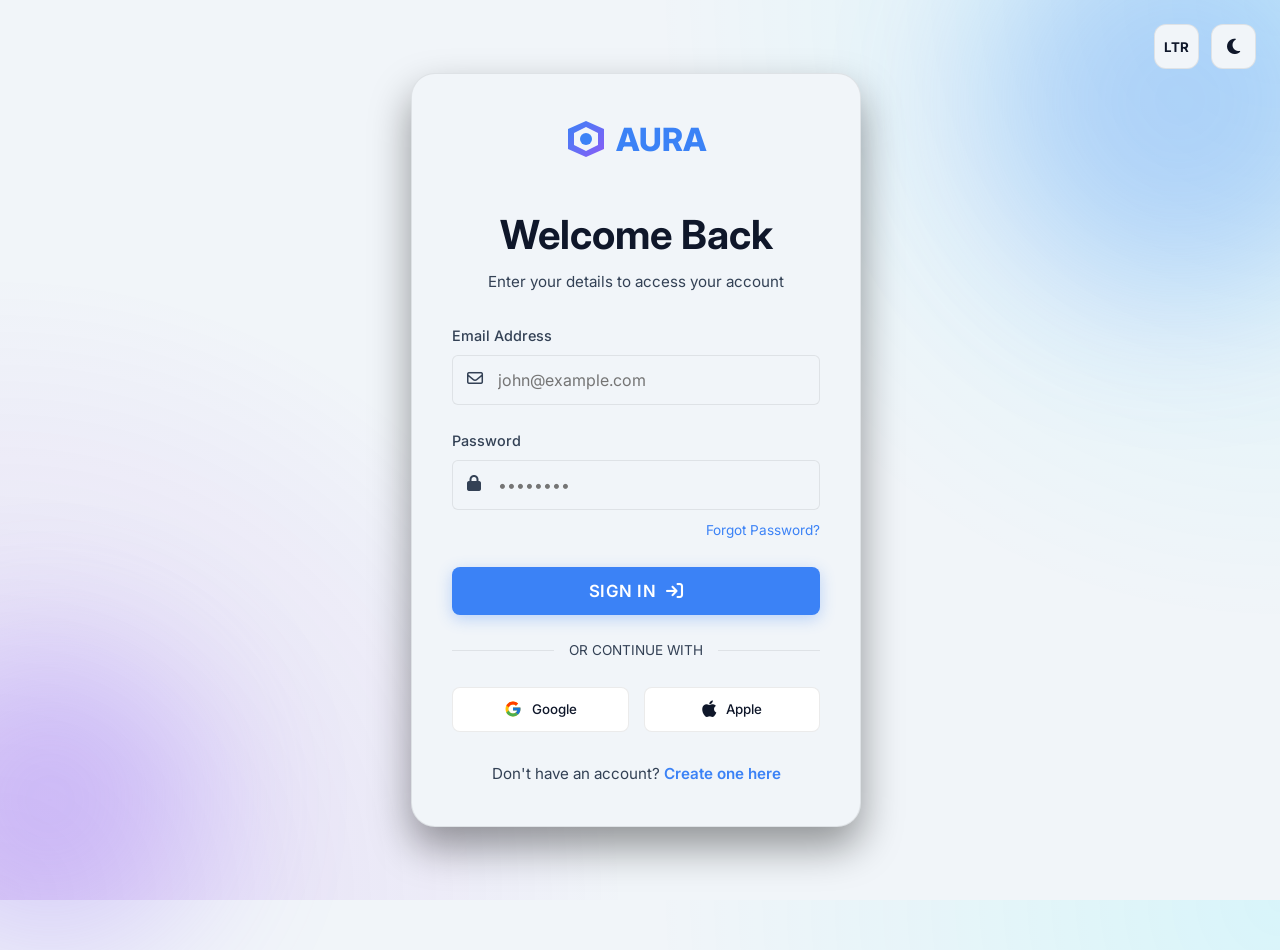
<file: login.html>
<!DOCTYPE html>
<html lang="en">

<head>
    <meta charset="UTF-8">
    <meta name="viewport" content="width=device-width, initial-scale=1.0">
    <title>AURA | Login</title>
    <link rel="icon"
        href="data:image/svg+xml,%3Csvg xmlns='http://www.w3.org/2000/svg' viewBox='0 0 100 100'%3E%3Cdefs%3E%3ClinearGradient id='g' x1='0%25' y1='0%25' x2='100%25' y2='100%25'%3E%3Cstop offset='0%25' stop-color='%2300f0ff'/%3E%3Cstop offset='100%25' stop-color='%238a2be2'/%3E%3C/linearGradient%3E%3C/defs%3E%3Cpath d='M50 5 L95 25 L95 75 L50 95 L5 75 L5 25 Z' fill='url(%23g)'/%3E%3Cpath d='M50 20 L80 35 L80 65 L50 80 L20 65 L20 35 Z' fill='%230f172a'/%3E%3Ccircle cx='50' cy='50' r='15' fill='%2300f0ff'/%3E%3C/svg%3E">
    <link rel="stylesheet" href="https://cdnjs.cloudflare.com/ajax/libs/font-awesome/6.4.0/css/all.min.css">
    <link rel="stylesheet" href="css/style.css">
    <script>
        (function () {
            const savedTheme = localStorage.getItem('theme');
            const systemTheme = window.matchMedia('(prefers-color-scheme: dark)').matches ? 'dark' : 'light';
            document.documentElement.setAttribute('data-theme', savedTheme || systemTheme);
        })();
    </script>
    <style>
        /* Strict Rules: Centered form, no scrolling, no nav, no footer */
        html {
            overflow-x: hidden;
        }

        body {
            margin: 0;
            padding: 0;
            min-height: 100vh;
            display: flex;
            align-items: center;
            justify-content: center;
            background: radial-gradient(circle at top right, rgba(0, 240, 255, 0.1), transparent 40%),
                radial-gradient(circle at bottom left, rgba(138, 43, 226, 0.15), transparent 40%),
                var(--bg-dark);
            overflow-x: hidden;
            /* Prevent decorative shapes from causing scroll */
        }

        .auth-container {
            width: 100%;
            max-width: 450px;
            padding: 40px;
            background: var(--bg-surface-elevated);
            border: 1px solid var(--border-subtle);
            border-radius: 24px;
            box-shadow: 0 20px 40px rgba(0, 0, 0, 0.4);
            position: relative;
            z-index: 10;
        }

        .auth-controls {
            position: fixed;
            top: 24px;
            right: 24px;
            display: flex;
            gap: 12px;
            z-index: 1000;
        }

        .auth-control-btn {
            background: var(--bg-surface-elevated);
            border: 1px solid var(--border-subtle);
            color: var(--text-main);
            width: 45px;
            height: 45px;
            border-radius: 12px; /* Match standard card radius feels */
            cursor: pointer;
            display: flex;
            align-items: center;
            justify-content: center;
            transition: all var(--transition-fast);
            font-family: inherit;
        }

        .auth-control-btn:hover {
            background: var(--bg-surface);
            border-color: var(--primary-blue);
            transform: translateY(-2px);
            box-shadow: var(--shadow-glow);
        }

        .auth-control-btn i {
            font-size: 1.1rem;
        }

        .auth-control-btn.rtl-active {
            border-color: var(--primary-blue);
            color: var(--primary-blue);
        }

        .auth-brand {
            display: flex;
            justify-content: center;
            margin-bottom: 30px;
        }

        .auth-brand .brand {
            font-size: 2rem;
        }

        .auth-title {
            text-align: center;
            margin-bottom: 30px;
        }

        .auth-title h2 {
            margin-bottom: 10px;
        }

        .auth-title p {
            color: var(--text-muted);
            font-size: 0.95rem;
        }

        .forgot-password {
            display: block;
            text-align: right;
            margin-top: 10px;
            font-size: 0.85rem;
            color: var(--primary-blue);
            text-decoration: none;
        }

        .forgot-password:hover {
            text-decoration: underline;
        }

        .auth-separator {
            display: flex;
            align-items: center;
            text-align: center;
            margin: 25px 0;
            color: var(--text-muted);
            font-size: 0.85rem;
        }

        .auth-separator::before,
        .auth-separator::after {
            content: '';
            flex: 1;
            border-bottom: 1px solid var(--border-subtle);
        }

        .auth-separator:not(:empty)::before {
            margin-right: 15px;
        }

        .auth-separator:not(:empty)::after {
            margin-left: 15px;
        }

        .social-login-btn {
            display: flex;
            align-items: center;
            justify-content: center;
            gap: 10px;
            width: 100%;
            padding: 12px;
            font-weight: 500;
            cursor: pointer;
            transition: all var(--transition-fast);
            border-radius: 8px;
        }



        .auth-footer {
            text-align: center;
            margin-top: 30px;
            font-size: 0.95rem;
            color: var(--text-muted);
        }

        .auth-footer a {
            color: var(--primary-blue);
            font-weight: 600;
            text-decoration: none;
        }

        /* Abstract Background Elements */
        .bg-shape {
            position: absolute;
            border-radius: 50%;
            filter: blur(80px);
            z-index: 1;
            opacity: 0.3;
        }

        .shape-1 {
            width: 400px;
            height: 400px;
            background: var(--primary-blue);
            top: -100px;
            right: -100px;
        }

        .shape-2 {
            width: 300px;
            height: 300px;
            background: var(--secondary-purple);
            bottom: -50px;
            left: -100px;
        }

        /* Ensure no scroll on desktop, but allow on very small heights */
        @media (max-height: 650px) {
            body {
                overflow-y: auto;
                padding: 20px;
            }
            .auth-container {
                margin: 20px 0;
            }
        }

        @media (max-width: 768px) {
            html, body {
                overflow-x: hidden !important;
                width: 100vw;
            }

            .bg-shape {
                display: none !important;
            }

            .auth-container {
                padding: 40px 20px;
                border: 1px solid var(--border-subtle);
                border-radius: 20px;
                max-width: calc(100% - 30px) !important;
                margin: 0 auto !important;
                position: relative !important;
                box-sizing: border-box !important;
            }

            .auth-brand .brand {
                font-size: 1.5rem;
            }

            .auth-title h2 {
                font-size: 1.25rem;
            }

            .auth-title p {
                font-size: 0.85rem;
            }

            .form-control {
                padding: 12px 18px;
                font-size: 0.95rem;
            }

            .btn-full {
                padding: 12px !important;
                font-size: 0.95rem !important;
            }

            .auth-controls {
                position: fixed !important;
                top: 15px !important;
                right: 15px !important;
                gap: 8px;
            }

            .auth-control-btn {
                width: 38px;
                height: 38px;
                border-radius: 10px;
            }

            .grid.grid-2 {
                grid-template-columns: 1fr;
                gap: 15px !important;
            }
        }
    </style>
    <script>
        document.addEventListener('DOMContentLoaded', () => {
            const themeToggle = document.getElementById('theme-toggle');
            const rtlBtn = document.getElementById('rtl-btn');
            
            // Theme Toggle Logic
            themeToggle.addEventListener('click', () => {
                const current = document.documentElement.getAttribute('data-theme');
                const next = current === 'dark' ? 'light' : 'dark';
                document.documentElement.setAttribute('data-theme', next);
                localStorage.setItem('theme', next);
            });

            // RTL Toggle Logic
                const updateRTL = (isRTL) => {
                    document.documentElement.setAttribute('dir', isRTL ? 'rtl' : 'ltr');
                    if (isRTL) {
                        rtlBtn.classList.add('rtl-active');
                    } else {
                        rtlBtn.classList.remove('rtl-active');
                    }
                    
                    const rtlLabel = rtlBtn.querySelector('#rtl-label') || rtlBtn.querySelector('span');
                    if (rtlLabel) {
                        rtlLabel.textContent = isRTL ? 'RTL' : 'LTR';
                    }
                    
                    localStorage.setItem('rtl', isRTL ? 'true' : 'false');
                };

            const savedRTL = localStorage.getItem('rtl') === 'true';
            updateRTL(savedRTL);

            rtlBtn.addEventListener('click', () => {
                const isRTL = document.documentElement.getAttribute('dir') === 'rtl';
                updateRTL(!isRTL);
            });
        });
    </script>
</head>

<body>

    <div class="bg-shape shape-1"></div>
    <div class="bg-shape shape-2"></div>
    <div class="auth-controls">
        <button id="rtl-btn" class="auth-control-btn" title="Toggle RTL/LTR Mode">
            <span id="rtl-label" style="font-weight: 700;">LTR</span>
        </button>
        <button id="theme-toggle" class="auth-control-btn" title="Toggle Dark/Light Mode">
            <i class="fa-solid fa-moon"></i>
        </button>
    </div>
    <div class="auth-container">
        <!-- Clickable Logo -->
        <div class="auth-brand">
            <a href="index.html" class="brand"
                style="justify-content: center; display: flex; align-items: center; gap: 10px; margin-bottom: 15px;">
                <svg width="40" height="40" viewBox="0 0 100 100" fill="none" xmlns="http://www.w3.org/2000/svg">
                    <path d="M50 5 L95 25 L95 75 L50 95 L5 75 L5 25 Z" fill="url(#grad1)" />
                    <path d="M50 20 L80 35 L80 65 L50 80 L20 65 L20 35 Z" fill="var(--bg-dark)" />
                    <circle cx="50" cy="50" r="15" fill="var(--primary-blue)" />
                    <defs>
                        <linearGradient id="grad1" x1="0%" y1="0%" x2="100%" y2="100%">
                            <stop offset="0%" stop-color="var(--primary-blue)" />
                            <stop offset="100%" stop-color="var(--secondary-purple)" />
                        </linearGradient>
                    </defs>
                </svg>
                <span>AURA</span>
            </a>
        </div>

        <div class="auth-title">
            <h2>Welcome Back</h2>
            <p>Enter your details to access your account</p>
        </div>

        <form action="user-dashboard.html">
            <div class="form-group">
                <label>Email Address</label>
                <div style="position: relative;">
                    <i class="fa-regular fa-envelope"
                        style="position: absolute; left: 15px; top: 15px; color: var(--text-muted);"></i>
                    <input type="email" class="form-control" placeholder="john@example.com" required
                        style="padding-left: 45px;">
                </div>
            </div>

            <div class="form-group" style="margin-bottom: 5px;">
                <label>Password</label>
                <div style="position: relative;">
                    <i class="fa-solid fa-lock"
                        style="position: absolute; left: 15px; top: 15px; color: var(--text-muted);"></i>
                    <input type="password" class="form-control" placeholder="••••••••" required
                        style="padding-left: 45px;">
                </div>
            </div>

            <!-- Forgot password below password field -->
            <a href="#" class="forgot-password">Forgot Password?</a>

            <button type="submit" class="btn btn-primary btn-full"
                style="margin-top: 25px; padding: 14px; font-size: 1.05rem;">
                Sign In <i class="fa-solid fa-arrow-right-to-bracket"></i>
            </button>
        </form>

        <div class="auth-separator">OR CONTINUE WITH</div>

        <div class="grid grid-2" style="gap: 15px;">
            <button class="social-login-btn btn-social">
                <svg width="18" height="18" viewBox="0 0 48 48">
                    <path fill="#FFC107" d="M43.611,20.083H42V20H24v8h11.303c-1.649,4.657-6.08,8-11.303,8c-6.627,0-12-5.373-12-12c0-6.627,5.373-12,12-12c3.059,0,5.842,1.154,7.961,3.039l5.657-5.657C34.046,6.053,29.268,4,24,4C12.955,4,4,12.955,4,24s8.955,20,20,20s20-8.955,20-20C44,22.659,43.862,21.35,43.611,20.083z"></path>
                    <path fill="#FF3D00" d="M6.306,14.691l6.571,4.819C14.655,15.108,18.961,12,24,12c3.059,0,5.842,1.154,7.961,3.039l5.657-5.657C34.046,6.053,29.268,4,24,4C16.318,4,9.656,8.337,6.306,14.691z"></path>
                    <path fill="#4CAF50" d="M24,44c5.166,0,9.86-1.977,13.409-5.192l-6.19-5.238C29.211,35.091,26.715,36,24,36c-5.202,0-9.619-3.317-11.283-7.946l-6.522,5.025C9.505,39.556,16.227,44,24,44z"></path>
                    <path fill="#1976D2" d="M43.611,20.083L43.611,20.083L42,20H24v8h11.303c-0.792,2.237-2.231,4.166-4.087,5.571c0.001-0.001,0.002-0.001,0.003-0.002l6.19,5.238C36.971,39.205,44,34,44,24C44,22.659,43.862,21.35,43.611,20.083z"></path>
                </svg>
                Google
            </button>
            <button class="social-login-btn btn-social">
                <i class="fa-brands fa-apple" style="font-size: 1.2rem;"></i> Apple
            </button>
        </div>

        <div class="auth-footer">
            Don't have an account? <a href="signup.html">Create one here</a>
        </div>
    </div>
</body>

</html>
</file>
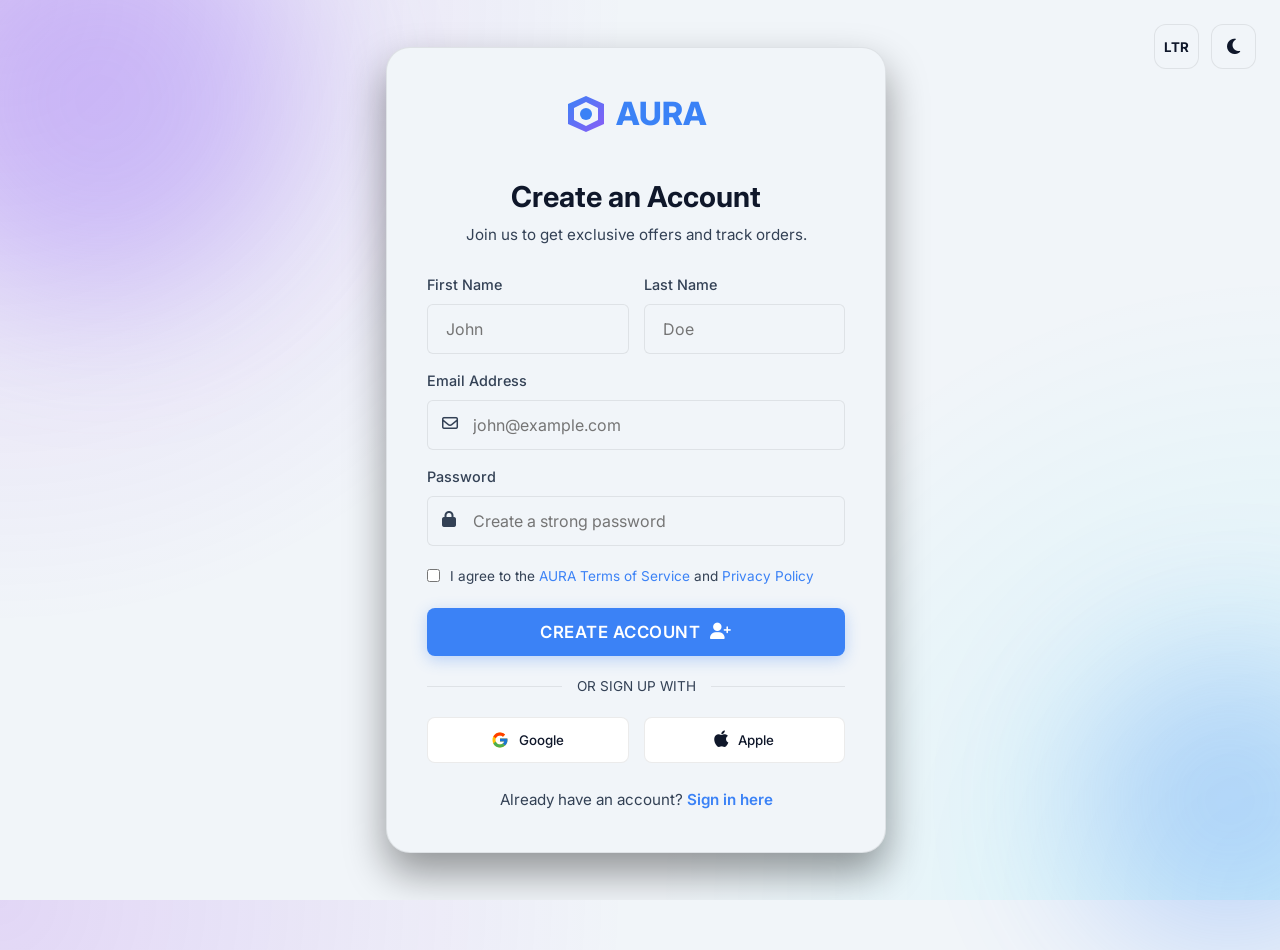
<file: signup.html>
<!DOCTYPE html>
<html lang="en">

<head>
    <meta charset="UTF-8">
    <meta name="viewport" content="width=device-width, initial-scale=1.0">
    <title>AURA | Create Account</title>
    <link rel="icon"
        href="data:image/svg+xml,%3Csvg xmlns='http://www.w3.org/2000/svg' viewBox='0 0 100 100'%3E%3Cdefs%3E%3ClinearGradient id='g' x1='0%25' y1='0%25' x2='100%25' y2='100%25'%3E%3Cstop offset='0%25' stop-color='%2300f0ff'/%3E%3Cstop offset='100%25' stop-color='%238a2be2'/%3E%3C/linearGradient%3E%3C/defs%3E%3Cpath d='M50 5 L95 25 L95 75 L50 95 L5 75 L5 25 Z' fill='url(%23g)'/%3E%3Cpath d='M50 20 L80 35 L80 65 L50 80 L20 65 L20 35 Z' fill='%230f172a'/%3E%3Ccircle cx='50' cy='50' r='15' fill='%2300f0ff'/%3E%3C/svg%3E">
    <link rel="stylesheet" href="https://cdnjs.cloudflare.com/ajax/libs/font-awesome/6.4.0/css/all.min.css">
    <link rel="stylesheet" href="css/style.css">
    <script>
        (function () {
            const savedTheme = localStorage.getItem('theme');
            const systemTheme = window.matchMedia('(prefers-color-scheme: dark)').matches ? 'dark' : 'light';
            document.documentElement.setAttribute('data-theme', savedTheme || systemTheme);
        })();
    </script>
    <style>
        /* Strict Rules: Centered form, no scrolling, no nav, no footer */
        html {
            overflow-x: hidden;
        }

        body {
            margin: 0;
            padding: 0;
            min-height: 100vh;
            display: flex;
            align-items: center;
            justify-content: center;
            background: radial-gradient(circle at top left, rgba(138, 43, 226, 0.15), transparent 40%),
                radial-gradient(circle at bottom right, rgba(0, 240, 255, 0.1), transparent 40%),
                var(--bg-dark);
            overflow-x: hidden;
            /* Prevent decorative shapes from causing scroll */
        }

        .auth-container {
            width: 100%;
            max-width: 500px;
            padding: 40px;
            background: var(--bg-surface-elevated);
            border: 1px solid var(--border-subtle);
            border-radius: 24px;
            box-shadow: 0 20px 40px rgba(0, 0, 0, 0.4);
            position: relative;
            z-index: 10;
        }

        .auth-controls {
            position: fixed;
            top: 24px;
            right: 24px;
            display: flex;
            gap: 12px;
            z-index: 1000;
        }

        .auth-control-btn {
            background: var(--bg-surface-elevated);
            border: 1px solid var(--border-subtle);
            color: var(--text-main);
            width: 45px;
            height: 45px;
            border-radius: 12px;
            cursor: pointer;
            display: flex;
            align-items: center;
            justify-content: center;
            transition: all var(--transition-fast);
            font-family: inherit;
        }

        .auth-control-btn:hover {
            background: var(--bg-surface);
            border-color: var(--primary-blue);
            transform: translateY(-2px);
            box-shadow: var(--shadow-glow);
        }

        .auth-control-btn i {
            font-size: 1.1rem;
        }

        .auth-control-btn.rtl-active {
            border-color: var(--primary-blue);
            color: var(--primary-blue);
        }

        .auth-brand {
            display: flex;
            justify-content: center;
            margin-bottom: 25px;
        }

        .auth-brand .brand {
            font-size: 2rem;
        }

        .auth-title {
            text-align: center;
            margin-bottom: 25px;
        }

        .auth-title h2 {
            margin-bottom: 8px;
            font-size: 1.8rem;
        }

        .auth-title p {
            color: var(--text-muted);
            font-size: 0.95rem;
        }

        .auth-separator {
            display: flex;
            align-items: center;
            text-align: center;
            margin: 20px 0;
            color: var(--text-muted);
            font-size: 0.85rem;
        }

        .auth-separator::before,
        .auth-separator::after {
            content: '';
            flex: 1;
            border-bottom: 1px solid var(--border-subtle);
        }

        .auth-separator:not(:empty)::before {
            margin-right: 15px;
        }

        .auth-separator:not(:empty)::after {
            margin-left: 15px;
        }

        .social-login-btn {
            display: flex;
            align-items: center;
            justify-content: center;
            gap: 10px;
            width: 100%;
            padding: 12px;
            font-weight: 500;
            cursor: pointer;
            transition: all var(--transition-fast);
            border-radius: 8px;
        }



        .auth-footer {
            text-align: center;
            margin-top: 25px;
            font-size: 0.95rem;
            color: var(--text-muted);
        }

        .auth-footer a {
            color: var(--primary-blue);
            font-weight: 600;
            text-decoration: none;
        }

        /* Abstract Background Elements */
        .bg-shape {
            position: absolute;
            border-radius: 50%;
            filter: blur(80px);
            z-index: 1;
            opacity: 0.3;
        }

        .shape-1 {
            width: 400px;
            height: 400px;
            background: var(--secondary-purple);
            top: -100px;
            left: -100px;
        }

        .shape-2 {
            width: 300px;
            height: 300px;
            background: var(--primary-blue);
            bottom: -50px;
            right: -100px;
        }

        /* Checkbox styling */
        .terms-checkbox {
            display: flex;
            align-items: flex-start;
            gap: 10px;
            margin: 20px 0;
            font-size: 0.85rem;
            color: var(--text-muted);
        }

        .terms-checkbox a {
            color: var(--primary-blue);
            text-decoration: none;
        }

        .terms-checkbox a:hover {
            text-decoration: underline;
        }

        .terms-checkbox input[type="checkbox"] {
            margin-top: 3px;
            accent-color: var(--primary-blue);
        }

        @media (max-height: 750px) {
            body {
                overflow-y: auto;
                padding: 20px;
            }
            .auth-container {
                margin: 20px 0;
            }
        }

        @media (max-width: 768px) {
            html, body {
                overflow-x: hidden !important;
                width: 100vw;
            }

            .bg-shape {
                display: none !important;
            }

            .auth-container {
                padding: 40px 20px;
                border: 1px solid var(--border-subtle);
                border-radius: 20px;
                max-width: calc(100% - 30px) !important;
                margin: 0 auto !important;
                position: relative !important;
                box-sizing: border-box !important;
            }

            .auth-brand .brand {
                font-size: 1.5rem;
            }

            .auth-title h2 {
                font-size: 1.3rem;
            }

            .auth-title p {
                font-size: 0.85rem;
            }

            .form-control {
                padding: 12px 18px;
                font-size: 0.95rem;
            }

            .btn-full {
                padding: 12px !important;
                font-size: 0.95rem !important;
            }

            .auth-controls {
                position: fixed !important;
                top: 15px !important;
                right: 15px !important;
                gap: 8px;
            }

            .auth-control-btn {
                width: 38px;
                height: 38px;
                border-radius: 10px;
            }

            .grid.grid-2 {
                grid-template-columns: 1fr;
                gap: 15px !important;
            }

            .terms-checkbox {
                font-size: 0.8rem;
            }
        }
    </style>
    <script>
        document.addEventListener('DOMContentLoaded', () => {
            const themeToggle = document.getElementById('theme-toggle');
            const rtlBtn = document.getElementById('rtl-btn');
            
            // Theme Toggle Logic
            themeToggle.addEventListener('click', () => {
                const current = document.documentElement.getAttribute('data-theme');
                const next = current === 'dark' ? 'light' : 'dark';
                document.documentElement.setAttribute('data-theme', next);
                localStorage.setItem('theme', next);
            });

            // RTL Toggle Logic
            const updateRTL = (isRTL) => {
                document.documentElement.setAttribute('dir', isRTL ? 'rtl' : 'ltr');
                if (isRTL) {
                    rtlBtn.classList.add('rtl-active');
                } else {
                    rtlBtn.classList.remove('rtl-active');
                }

                const rtlLabel = rtlBtn.querySelector('#rtl-label') || rtlBtn.querySelector('span');
                if (rtlLabel) {
                    rtlLabel.textContent = isRTL ? 'RTL' : 'LTR';
                }

                localStorage.setItem('rtl', isRTL ? 'true' : 'false');
            };

            const savedRTL = localStorage.getItem('rtl') === 'true';
            updateRTL(savedRTL);

            rtlBtn.addEventListener('click', () => {
                const isRTL = document.documentElement.getAttribute('dir') === 'rtl';
                updateRTL(!isRTL);
            });
        });
    </script>
</head>

<body>
    <div class="bg-shape shape-1"></div>
    <div class="bg-shape shape-2"></div>
    <div class="auth-controls">
        <button id="rtl-btn" class="auth-control-btn" title="Toggle RTL/LTR Mode">
            <span id="rtl-label" style="font-weight: 700;">LTR</span>
        </button>
        <button id="theme-toggle" class="auth-control-btn" title="Toggle Dark/Light Mode">
            <i class="fa-solid fa-moon"></i>
        </button>
    </div>
    <div class="auth-container">
        <!-- Clickable Logo -->
        <div class="auth-brand">
            <a href="index.html" class="brand"
                style="justify-content: center; display: flex; align-items: center; gap: 10px; margin-bottom: 15px;">
                <svg width="40" height="40" viewBox="0 0 100 100" fill="none" xmlns="http://www.w3.org/2000/svg">
                    <path d="M50 5 L95 25 L95 75 L50 95 L5 75 L5 25 Z" fill="url(#grad1)" />
                    <path d="M50 20 L80 35 L80 65 L50 80 L20 65 L20 35 Z" fill="var(--bg-dark)" />
                    <circle cx="50" cy="50" r="15" fill="var(--primary-blue)" />
                    <defs>
                        <linearGradient id="grad1" x1="0%" y1="0%" x2="100%" y2="100%">
                            <stop offset="0%" stop-color="var(--primary-blue)" />
                            <stop offset="100%" stop-color="var(--secondary-purple)" />
                        </linearGradient>
                    </defs>
                </svg>
                <span>AURA</span>
            </a>
        </div>

        <div class="auth-title">
            <h2>Create an Account</h2>
            <p>Join us to get exclusive offers and track orders.</p>
        </div>

        <form action="user-dashboard.html">
            <div class="grid grid-2" style="gap: 15px;">
                <div class="form-group" style="margin-bottom: 0;">
                    <label>First Name</label>
                    <input type="text" class="form-control" placeholder="John" required>
                </div>
                <div class="form-group" style="margin-bottom: 0;">
                    <label>Last Name</label>
                    <input type="text" class="form-control" placeholder="Doe" required>
                </div>
            </div>

            <div class="form-group" style="margin-top: 15px; margin-bottom: 0;">
                <label>Email Address</label>
                <div style="position: relative;">
                    <i class="fa-regular fa-envelope"
                        style="position: absolute; left: 15px; top: 15px; color: var(--text-muted);"></i>
                    <input type="email" class="form-control" placeholder="john@example.com" required
                        style="padding-left: 45px;">
                </div>
            </div>

            <div class="form-group" style="margin-top: 15px; margin-bottom: 0;">
                <label>Password</label>
                <div style="position: relative;">
                    <i class="fa-solid fa-lock"
                        style="position: absolute; left: 15px; top: 15px; color: var(--text-muted);"></i>
                    <input type="password" class="form-control" placeholder="Create a strong password" required
                        style="padding-left: 45px;">
                </div>
            </div>

            <label class="terms-checkbox">
                <input type="checkbox" required>
                <span class="text-muted">I agree to the <a href="#" style="color: var(--primary-blue);">AURA
                        Terms of Service</a> and <a href="#" style="color: var(--primary-blue);">Privacy
                        Policy</a></span>
            </label>

            <button type="submit" class="btn btn-primary btn-full" style="padding: 14px; font-size: 1.05rem;">
                Create Account <i class="fa-solid fa-user-plus"></i>
            </button>
        </form>

        <div class="auth-separator">OR SIGN UP WITH</div>

        <div class="grid grid-2" style="gap: 15px;">
            <button class="social-login-btn btn-social">
                <svg width="18" height="18" viewBox="0 0 48 48">
                    <path fill="#FFC107" d="M43.611,20.083H42V20H24v8h11.303c-1.649,4.657-6.08,8-11.303,8c-6.627,0-12-5.373-12-12c0-6.627,5.373-12,12-12c3.059,0,5.842,1.154,7.961,3.039l5.657-5.657C34.046,6.053,29.268,4,24,4C12.955,4,4,12.955,4,24s8.955,20,20,20s20-8.955,20-20C44,22.659,43.862,21.35,43.611,20.083z"></path>
                    <path fill="#FF3D00" d="M6.306,14.691l6.571,4.819C14.655,15.108,18.961,12,24,12c3.059,0,5.842,1.154,7.961,3.039l5.657-5.657C34.046,6.053,29.268,4,24,4C16.318,4,9.656,8.337,6.306,14.691z"></path>
                    <path fill="#4CAF50" d="M24,44c5.166,0,9.86-1.977,13.409-5.192l-6.19-5.238C29.211,35.091,26.715,36,24,36c-5.202,0-9.619-3.317-11.283-7.946l-6.522,5.025C9.505,39.556,16.227,44,24,44z"></path>
                    <path fill="#1976D2" d="M43.611,20.083L43.611,20.083L42,20H24v8h11.303c-0.792,2.237-2.231,4.166-4.087,5.571c0.001-0.001,0.002-0.001,0.003-0.002l6.19,5.238C36.971,39.205,44,34,44,24C44,22.659,43.862,21.35,43.611,20.083z"></path>
                </svg>
                Google
            </button>
            <button class="social-login-btn btn-social">
                <i class="fa-brands fa-apple" style="font-size: 1.2rem;"></i> Apple
            </button>
        </div>

        <div class="auth-footer">
            Already have an account? <a href="login.html">Sign in here</a>
        </div>
    </div>
</body>
</html>
</file>
<file: css/style.css>
/* ==========================================================================
   Electronics E-commerce - Modern Tech Theme
   ========================================================================== */

@import url('https://fonts.googleapis.com/css2?family=Inter:wght@300;400;500;600;700;800&display=swap');

:root {
  /* Dynamic Color Palette - Modernized */
  --bg-dark: #0f1115;
  --bg-surface: #1a1d24;
  --bg-surface-elevated: #232730;

  --primary-blue: #3b82f6;
  /* Modern solid blue */
  --primary-blue-hover: #2563eb;
  --secondary-purple: #8b5cf6;
  /* Modern elegant purple */

  --text-main: #f8fafc;
  --text-muted: #94a3b8;

  --border-subtle: rgba(255, 255, 255, 0.06);
  --border-focus: rgba(59, 130, 246, 0.5);

  --glass-bg: rgba(26, 29, 36, 0.65);
  --glass-border: rgba(255, 255, 255, 0.08);

  /* Status Colors */
  --sale-red: #ef4444;
  --success-green: #10b981;
  --rating-yellow: #fbbf24;

  /* Typography */
  --font-family: 'Inter', sans-serif;

  /* Transitions */
  --transition-fast: 0.2s ease;
  --transition-normal: 0.3s ease;
  --transition-bounce: 0.4s cubic-bezier(0.175, 0.885, 0.32, 1.275);

  /* Layout */
  --container-max: 1280px;
  --nav-height: 70px;
  --sidebar-width: 260px;
  --nav-bg: rgba(10, 12, 16, 0.85);
  --nav-bg-solid: rgba(10, 12, 16, 0.98);

  /* Shadows */
  --shadow-glow: 0 0 20px rgba(59, 130, 246, 0.25);
  --shadow-card: 0 10px 40px rgba(0, 0, 0, 0.5);
}

/* Light Mode Overrides */
[data-theme="light"] {
  --bg-surface: #ffffff;
  --bg-surface-elevated: #f1f5f9;
  --text-main: #0f172a;
  --text-muted: #334155; /* Darkened for better contrast in Light Mode */
  --border-subtle: rgba(0, 0, 0, 0.08);
  --bg-dark: #f1f5f9; /* Slightly different for better depth */
}

/* Custom Premium Scrollbar */
::-webkit-scrollbar {
  width: 8px;
  height: 8px;
}

::-webkit-scrollbar-track {
  background: var(--bg-dark);
}

::-webkit-scrollbar-thumb {
  background: var(--border-subtle);
  border-radius: 10px;
}

::-webkit-scrollbar-thumb:hover {
  background: var(--text-muted);
}

[data-theme="light"] {
  --glass-bg: rgba(255, 255, 255, 0.7);
  --glass-border: rgba(0, 0, 0, 0.1);
  --shadow-card: 0 10px 40px rgba(0, 0, 0, 0.05);
  --nav-bg: rgba(255, 255, 255, 0.8);
  --nav-bg-solid: rgba(255, 255, 255, 0.98);
}

/* Theme Transition Prevention (to avoid flash during JS mount) */
.no-transition, .no-transition * {
  transition: none !important;
}

/* ==========================================================================
   Reset & Base
   ========================================================================== */
*,
*::before,
*::after {
  box-sizing: border-box;
  margin: 0;
  padding: 0;
}

body {
  font-family: var(--font-family);
  background-color: var(--bg-dark);
  color: var(--text-main);
  line-height: 1.6;
  overflow-x: hidden;
  -webkit-font-smoothing: antialiased;
  /* Point 2: Fix scrollbar overlap */
  scrollbar-gutter: stable;
  transition: background-color 0.3s ease, color 0.3s ease, border-color 0.3s ease;
}



img {
  max-width: 100%;
  display: block;
  object-fit: cover;
}

a {
  color: inherit;
  text-decoration: none;
  transition: color var(--transition-fast);
}

ul {
  list-style: none;
}

button,
input,
select,
textarea {
  font-family: inherit;
  outline: none;
  border: none;
  background: none;
  color: inherit;
}

/* ==========================================================================
   Typography Utilities
   ========================================================================== */
h1,
h2,
h3,
h4,
h5,
h6 {
  font-weight: 700;
  line-height: 1.25;
  margin-bottom: 1.2rem;
  color: var(--text-main);
}

h1 { font-size: 3.5rem; }
h2 { font-size: 2.5rem; }
h3 { font-size: 1.75rem; }
h4 { font-size: 1.25rem; }
h5 { font-size: 1.1rem; }
h6 { font-size: 1rem; }

.text-gradient {
  background: linear-gradient(135deg, var(--primary-blue), var(--secondary-purple));
  -webkit-background-clip: text;
  -webkit-text-fill-color: transparent;
  background-clip: text;
}

.text-muted {
  color: var(--text-muted);
}

.text-center {
  text-align: center;
}

.section-title {
  font-size: 2.5rem;
  margin-bottom: 0.5rem;
  text-transform: uppercase;
  letter-spacing: 1px;
}

.section-subtitle {
  font-size: 1.1rem;
  color: var(--text-muted);
  margin-bottom: 3rem;
}

/* ==========================================================================
   Layout & Grid
   ========================================================================== */
.container {
  max-width: var(--container-max);
  margin: 0 auto;
  padding: 0 20px;
}

.section-padding {
  padding: 80px 0;
}

.grid {
  display: grid;
  gap: 24px;
  align-items: stretch;
}

.grid-2 {
  grid-template-columns: repeat(2, 1fr);
}

.grid-3 {
  grid-template-columns: repeat(3, 1fr);
}

.grid-4 {
  grid-template-columns: repeat(4, 1fr);
}

.grid-5 {
  grid-template-columns: repeat(5, 1fr);
}

/* Grid items - ensure they stretch and align content */
.grid > div {
  display: flex;
  flex-direction: column;
}

.grid > div > .chart-container-enhanced,
.grid > div > .donut-container {
  flex-grow: 1;
}

/* ==========================================================================
   Components: Buttons
   ========================================================================== */
.btn {
  display: inline-flex;
  align-items: center;
  justify-content: center;
  padding: 10px 24px; /* Standardized Point 17 */
  font-size: 0.95rem;
  font-weight: 600;
  border-radius: 8px;
  cursor: pointer;
  transition: all var(--transition-normal);
  text-transform: uppercase;
  letter-spacing: 0.5px;
  gap: 10px;
  text-align: center; /* Point 30 */
}

.btn-primary {
  background: var(--primary-blue);
  color: #fff;
  box-shadow: 0 4px 15px rgba(59, 130, 246, 0.3);
}

.btn-primary:hover {
  background: var(--primary-blue-hover);
  transform: translateY(-2px);
  box-shadow: var(--shadow-glow);
}

.btn-outline {
  background: transparent;
  border: 1.5px solid var(--primary-blue);
  color: var(--primary-blue);
}

.btn-outline:hover {
  background: var(--primary-blue);
  color: #fff;
  box-shadow: var(--shadow-glow);
  transform: translateY(-2px);
}

.btn-full {
  width: 100%;
}

.btn-nav {
  padding: 6px 16px !important;
  font-size: 0.85rem !important;
  border-radius: 6px !important;
  text-transform: none !important;
  font-weight: 600 !important;
  letter-spacing: 0 !important;
  gap: 6px !important;
}

.btn-social {
  background: var(--bg-surface);
  border: 1px solid var(--border-subtle);
  color: var(--text-main);
  text-transform: none;
  letter-spacing: 0;
  font-weight: 500;
  transition: all var(--transition-fast);
}

.btn-social:hover {
  background: var(--bg-surface-elevated);
  border-color: var(--primary-blue);
  transform: translateY(-2px);
}


/* ==========================================================================
   Components: Header / Navbar
   ========================================================================== */
.navbar {
  position: fixed;
  top: 0;
  left: 0;
  width: 100%;
  height: var(--nav-height);
  background: var(--glass-bg);
  backdrop-filter: blur(16px);
  -webkit-backdrop-filter: blur(16px);
  border-bottom: 1px solid var(--glass-border);
  z-index: 1000;
  display: flex;
  align-items: center;
  transition: all var(--transition-fast);
}



.nav-container {
  display: flex;
  justify-content: space-between;
  align-items: center;
  width: 100%;
}

.brand {
  font-size: 1.5rem;
  font-weight: 800;
  display: flex;
  align-items: center;
  gap: 10px;
}

.brand span {
  color: var(--primary-blue);
}

.nav-links {
  display: flex;
  gap: 32px; /* Point 15 fix */
  align-items: center;
}

.nav-links a {
  font-size: 1rem;
  font-weight: 500;
  position: relative;
  padding: 5px 0;
}

.nav-links a::after {
  content: '';
  position: absolute;
  bottom: 0;
  left: 0;
  width: 0;
  height: 2px;
  background: var(--primary-blue);
  transition: width var(--transition-fast);
}

.nav-links a:hover,
.nav-links a.active {
  color: var(--primary-blue);
}

.nav-links a.active::after {
  width: 100%;
}

.nav-icons {
  display: flex;
  gap: 15px; /* Slightly tighter gap for buttons */
  align-items: center;
}

.nav-toggles {
  display: flex;
  align-items: center;
  gap: 15px;
}

.hide-mobile {
  display: inline-flex !important;
}

@media (max-width: 768px) {
  .hide-mobile {
    display: none !important;
  }
}

.show-mobile {
  display: none !important;
}

@media (max-width: 768px) {
  .show-mobile {
    display: flex !important;
  }
}

.nav-icon {
  font-size: 1.2rem;
  color: var(--text-main);
  position: relative;
  cursor: pointer;
  background: transparent;
  padding: 0;
  display: flex;
  align-items: center;
  justify-content: center;
  transition: color var(--transition-fast);
}

.nav-icon:hover {
  color: var(--primary-blue);
}

.nav-icon.rtl-active {
  color: var(--primary-blue);
  text-shadow: 0 0 10px rgba(59, 130, 246, 0.5);
}

.badge {
  position: absolute;
  top: -8px;
  right: -8px;
  background: var(--sale-red);
  color: #fff;
  font-size: 0.7rem;
  font-weight: 700;
  width: 18px;
  height: 18px;
  display: flex;
  align-items: center;
  justify-content: center;
  border-radius: 50%;
}

.hamburger {
  display: none;
  cursor: pointer;
  flex-direction: column;
  gap: 5px;
}

.hamburger span {
  display: block;
  width: 25px;
  height: 2px;
  background: var(--text-main);
  transition: var(--transition-fast);
}

/* ==========================================================================
   Components: Product Cards
   ========================================================================== */
.product-card {
  background: var(--bg-surface-elevated);
  border: 1px solid var(--border-subtle);
  border-radius: 16px;
  overflow: hidden;
  display: flex;
  flex-direction: column;
  height: 100%;
  /* Equal height strict rule */
  transition: transform var(--transition-bounce), border-color var(--transition-fast), box-shadow var(--transition-normal);
  position: relative;
}

.product-card:hover {
  transform: translateY(-8px);
  border-color: rgba(255, 255, 255, 0.15);
  box-shadow: var(--shadow-card);
}

.product-badge {
  position: absolute;
  top: 15px;
  left: 15px;
  background: var(--sale-red);
  color: #fff;
  font-size: 0.75rem;
  font-weight: 700;
  padding: 4px 10px;
  border-radius: 4px;
  z-index: 2;
  text-transform: uppercase;
}

.product-image {
  position: relative;
  height: 240px;
  width: 100%;
  background: #ffffff;
  /* White background for product prominence */
  display: flex;
  align-items: center;
  justify-content: center;
  overflow: hidden;
}

.product-image img {
  width: 100%;
  height: 100%;
  object-fit: cover;
  transition: transform var(--transition-normal);
}

.product-card:hover .product-image img {
  transform: scale(1.1);
}

.product-actions {
  position: absolute;
  top: 15px;
  right: -50px;
  display: flex;
  flex-direction: column;
  gap: 10px;
  opacity: 0;
  transition: all var(--transition-normal);
  z-index: 2;
}

.product-card:hover .product-actions {
  right: 15px;
  opacity: 1;
}

.action-btn {
  width: 36px;
  height: 36px;
  background: var(--bg-surface);
  border: 1px solid var(--border-subtle);
  border-radius: 50%;
  display: flex;
  align-items: center;
  justify-content: center;
  color: var(--text-main);
  cursor: pointer;
  transition: all var(--transition-fast);
}

.action-btn:hover {
  background: var(--primary-blue);
  color: #fff;
  border-color: var(--primary-blue);
}

.product-info {
  padding: 20px;
  display: flex;
  flex-direction: column;
  flex-grow: 1;
}

.product-category {
  font-size: 0.85rem;
  color: #94a3b8; /* Brighter for contrast Point 26 */
  text-transform: uppercase;
  margin-bottom: 8px;
  letter-spacing: 0.5px;
}

.product-title {
  font-size: 1.1rem;
  font-weight: 600;
  margin-bottom: 15px;
  line-height: 1.4;
  flex-grow: 1;
  /* Pushes price and button to bottom */
}

.product-title a {
  display: -webkit-box;
  -webkit-line-clamp: 2;
  line-clamp: 2;
  -webkit-box-orient: vertical;
  overflow: hidden;
}

.product-title a:hover {
  color: var(--primary-blue);
}

.product-rating {
  display: flex;
  align-items: center;
  gap: 5px;
  margin-bottom: 10px;
  font-size: 0.85rem;
  color: var(--rating-yellow);
}

.product-rating span {
  color: #94a3b8; /* Brighter for contrast Point 26 */
}

.product-bottom {
  display: flex;
  justify-content: space-between;
  align-items: center;
  margin-top: auto;
  /* Aligns all bottoms uniformly */
}

.product-price {
  font-size: 1.25rem;
  font-weight: 700;
  color: var(--primary-blue);
}

.product-price-old {
  font-size: 0.9rem;
  color: var(--text-muted);
  text-decoration: line-through;
  margin-left: 8px;
  font-weight: 400;
}

/* ==========================================================================
   Forms & Inputs (Contact Page Rules)
   ========================================================================== */
.form-group {
  margin-bottom: 24px;
}

.form-group label {
  display: block;
  margin-bottom: 8px;
  font-size: 0.9rem;
  font-weight: 500;
  color: var(--text-muted);
}

.form-control {
  width: 100%;
  background: var(--bg-surface-elevated);
  border: 1px solid var(--border-subtle);
  color: var(--text-main);
  padding: 14px 18px;
  border-radius: 6px;
  font-size: 1rem;
  transition: border-color var(--transition-fast);
  /* Rule: No distracting hover animations */
}

.form-control:focus {
  border-color: var(--primary-blue);
  box-shadow: 0 0 0 2px rgba(0, 240, 255, 0.1);
}

textarea.form-control {
  min-height: 150px;
  resize: vertical;
}

/* ==========================================================================
   Footer
   ========================================================================== */
.footer {
  background: var(--bg-surface);
  border-top: 1px solid var(--border-subtle);
  padding-top: 80px;
}

.footer-top {
  display: grid;
  grid-template-columns: 2fr 1fr 1fr 1.5fr;
  gap: 40px;
  margin-bottom: 60px;
}

.footer-brand {
  margin-bottom: 20px;
}

.footer-text {
  color: var(--text-muted);
  margin-bottom: 24px;
}

.social-links {
  display: flex;
  gap: 15px;
}

.social-link {
  width: 40px;
  height: 40px;
  border-radius: 50%;
  background: var(--bg-surface-elevated);
  display: flex;
  align-items: center;
  justify-content: center;
  border: 1px solid var(--border-subtle);
}

.social-link:hover {
  background: var(--primary-blue);
  color: #000;
  border-color: var(--primary-blue);
  box-shadow: var(--shadow-glow);
}

.social-icon-hover:hover {
  color: var(--primary-blue) !important;
}

.footer-title {
  font-size: 1.2rem;
  margin-bottom: 24px;
  font-weight: 600;
}

.footer-links li {
  margin-bottom: 12px;
}

.footer-links a {
  color: var(--text-muted);
}

.footer-links a:hover {
  color: var(--primary-blue);
  transform: translateX(5px);
  display: inline-block;
}

.footer-contact li {
  display: flex;
  gap: 15px;
  margin-bottom: 16px;
  color: var(--text-muted);
}

.footer-contact i {
  color: var(--primary-blue);
  font-size: 1.2rem;
  margin-top: 3px;
}

.footer-bottom {
  border-top: 1px solid var(--border-subtle);
  padding: 24px 0;
  text-align: center;
  color: var(--text-muted);
  font-size: 0.9rem;
}

/* ==========================================================================
   Utility Layout Classes
   ========================================================================== */
.main-wrapper {
  min-height: 100vh;
  display: flex;
  flex-direction: column;
}

.main-content {
  flex-grow: 1;
  padding-top: var(--nav-height);
}

/* Centered focused layout for Auth */
.auth-layout {
  height: 100vh;
  display: flex;
  align-items: center;
  justify-content: center;
  background: radial-gradient(circle at center, var(--bg-surface) 0%, var(--bg-dark) 100%);
  overflow: hidden;
}

/* Dashboard strict rules */
.dashboard-layout {
  display: flex;
  height: 100vh;
}

.dashboard-sidebar {
  width: var(--sidebar-width);
  height: 100%;
  background: var(--bg-surface);
  border-right: 1px solid var(--border-subtle);
  display: flex;
  flex-direction: column;
  overflow-y: auto;
  flex-shrink: 0;
  transition: transform var(--transition-normal);
}

.dashboard-content {
  flex: 1;
  padding: 32px; /* Standardized offset from sidebar */
  background: var(--bg-dark);
  display: flex;
  flex-direction: column;
  gap: 32px; /* Uniform vertical rhythm */
  overflow-y: auto;
  overflow-x: hidden;
}

.dashboard-header {
  display: flex;
  justify-content: space-between;
  align-items: center;
  margin-bottom: 30px;
  gap: 15px;
  flex-wrap: wrap;
}

.dashboard-section-title {
  font-size: 1.5rem;
  font-weight: 700;
  margin-bottom: 24px;
  margin-top: 0;
  color: var(--text-main);
  white-space: normal;
  overflow: visible;
  text-overflow: clip;
  display: block;
  width: 100%;
  position: relative;
  z-index: 1;
}

/* Hero Section */
.hero-content h1 {
  font-size: 4rem;
  line-height: 1.1;
  margin-bottom: 20px;
}

.hero-btns {
  display: flex;
  flex-wrap: wrap;
  gap: 20px;
  align-items: center;
}

/* ==========================================================================
   Responsive Breakpoints
   ========================================================================== */
@media (min-width: 769px) {
  .hamburger {
    display: none !important;
  }

  .nav-links {
    position: static !important;
    display: flex !important;
    flex-direction: row !important;
    width: auto !important;
    height: auto !important;
    background: transparent !important;
    padding: 0 !important;
    transition: none !important;
    left: auto !important;
  }
}

@media (max-width: 1024px) {

  /* Tablet Landscape - Spacing Refinement */
  .container {
    padding-left: 40px !important;
    padding-right: 40px !important;
    max-width: 960px !important;
    margin: 0 auto !important;
  }

  .grid-2 {
    gap: 40px !important;
  }

  .grid-5,
  .grid-4 {
    grid-template-columns: repeat(3, 1fr);
  }

  .footer-top {
    grid-template-columns: 1fr 1fr;
  }

  /* Navigation Spacing Refinements to prevent alignment/squishing issues at 1024px */
  .navbar .container {
    padding-left: 20px !important;
    padding-right: 20px !important;
  }

  .nav-links {
    gap: 16px !important;
  }

  .nav-links a {
    font-size: 0.95rem !important;
  }

  .nav-icons {
    gap: 12px !important;
  }

  .nav-toggles {
    gap: 10px !important;
  }

  .hide-mobile {
    gap: 8px !important;
  }
}

@media (max-width: 991px) {
  /* This is a safer breakpoint for switching to mobile menu if needed, 
     but we'll stick to 768px for now as per previous logic. */
}

@media (max-width: 768px) {

  /* Tablet & Mobile Menu */
  .grid-2,
  .grid-3,
  .grid-4,
  .grid-5 {
    grid-template-columns: 1fr;
  }

  .hamburger {
    display: flex !important;
  }

  .nav-icons {
    gap: 12px;
  }

  .hero-btns {
    flex-direction: column;
    gap: 15px;
  }

  .hero-btns .btn {
    width: 100%;
    margin: 0;
  }

  .nav-links {
    position: fixed;
    top: var(--nav-height);
    left: -100%;
    width: 100%;
    height: calc(100vh - var(--nav-height));
    background: var(--bg-surface);
    flex-direction: column;
    padding: 60px 40px !important;
    transition: left var(--transition-normal);
    z-index: 999;
    display: flex;
    align-items: flex-start !important;
    justify-content: flex-start !important;
    gap: 15px !important;
  }

  .nav-links.active {
    left: 0;
  }

  .nav-links a {
    font-size: 1.25rem !important;
    padding: 12px 20px !important;
    width: 100% !important;
    text-align: left !important;
    border-radius: 8px;
    transition: all var(--transition-fast);
  }

  .nav-links a::after {
    display: none !important;
  }

  .nav-links a.active {
    background: rgba(59, 130, 246, 0.1) !important;
    color: var(--primary-blue) !important;
    font-weight: 600;
  }

  .dashboard-sidebar {
    position: fixed;
    left: -100%;
    width: var(--sidebar-width);
    top: 0;
    height: 100vh;
    z-index: 1000;
  }

  .dashboard-sidebar.active {
    left: 0;
  }

  .sidebar-backdrop {
    position: fixed;
    top: 0;
    left: 0;
    width: 100vw;
    height: 100vh;
    background: rgba(0, 0, 0, 0.5);
    backdrop-filter: blur(4px);
    z-index: 999;
    opacity: 0;
    visibility: hidden;
    transition: all var(--transition-normal);
  }

  .sidebar-backdrop.active {
    opacity: 1;
    visibility: visible;
  }

  .dashboard-content {
    flex: 1;
  }

  .footer-top {
    grid-template-columns: 1fr 1fr;
  }

  /* About Page 768px Alignment Fixes */
  .about-text {
      text-align: center !important;
      max-width: 800px !important;
      margin: 0 auto !important;
  }

  .about-text .about-kicker,
  .about-text .about-story-title {
      display: block !important;
      text-align: center !important;
  }

  .about-text p {
      text-align: center !important;
      max-width: 600px !important;
      margin-left: auto !important;
      margin-right: auto !important;
  }

  section.section-padding.container .grid.grid-2 > div {
      width: 100% !important;
      max-width: 600px !important;
      margin: 0 auto !important;
  }

  section.section-padding.container .grid.grid-2 {
      gap: 40px !important;
  }
}

@media (max-width: 360px) {
  html, body {
    overflow-x: hidden;
    width: 100%;
    position: relative;
  }

  /* Mobile Optimization - 360px */
  .container {
    padding: 0 15px;
    width: 100% !important;
    max-width: 100% !important;
    box-sizing: border-box !important;
  }

  .grid-2,
  .grid-3,
  .grid-4,
  .grid-5 {
    grid-template-columns: 1fr !important;
    gap: 20px !important;
    width: 100% !important;
    margin-left: 0 !important;
    margin-right: 0 !important;
  }

  .footer-top {
    grid-template-columns: 1fr;
    gap: 30px;
    padding-bottom: 20px;
  }

  /* Global Typography Scaling */
  h1 { font-size: 1.75rem !important; }
  h2 { font-size: 1.5rem !important; }
  h3 { font-size: 1.25rem !important; }
  .section-title {
    font-size: 1.5rem;
    letter-spacing: 0.5px;
  }

  /* Navigation Refinement */
  .navbar {
    height: 60px;
    width: 100% !important;
    max-width: 100vw !important;
    overflow: visible !important;
    box-sizing: border-box !important;
    --nav-height: 60px !important;
  }
  
  .nav-container {
      padding: 0 10px;
      width: 100% !important;
      max-width: 100% !important;
      box-sizing: border-box !important;
  }

  .brand {
    font-size: 1.15rem;
    gap: 8px;
  }
  
  .brand svg {
      width: 24px;
      height: 24px;
  }

  .nav-icons {
    gap: 8px;
  }
  
  .nav-icon {
      font-size: 1rem;
  }

  /* Hero Section Reset */
  .hero-content h1 {
    font-size: 1.75rem !important;
    line-height: 1.2;
    margin-bottom: 12px;
  }

  .hero-content h2 {
    font-size: 1.1rem !important;
    margin-bottom: 20px;
  }

  /* Dashboard Adjustments */
  .dashboard-content {
    padding: 15px;
    gap: 20px;
  }
  
  .dashboard-header {
      flex-direction: column;
      align-items: flex-start;
      gap: 12px;
      margin-bottom: 20px;
  }
  
  .dashboard-section-title {
      font-size: 1.25rem;
      margin-bottom: 10px;
  }
  
  .dashboard-stats-grid {
      display: grid;
      grid-template-columns: 1fr;
      gap: 15px;
  }

  .stat-card {
      padding: 15px !important;
  }

  /* Button Scaling */
  .btn {
    padding: 10px 16px;
    font-size: 0.85rem;
  }

  /* Specific Fixes for Homepage Overflow */
  .product-image img {
      width: 100%;
      height: auto;
  }

  .product-card {
      width: 100%;
      margin: 0;
  }

  /* Flash Sale Countdown & Title */
  .flash-sale-content h2 {
    font-size: 1.8rem !important;
    line-height: 1.2 !important;
  }
  
  .countdown-container {
    gap: 8px !important;
    justify-content: center;
  }
  
  .countdown-container > div {
    width: 70px !important;
    height: 70px !important;
  }
  
  .countdown-container span[id] {
      font-size: 1.4rem !important;
  }
  
  .countdown-container span:last-child {
      font-size: 0.7rem !important;
  }

  /* Featured Header Stacking */
  section.section-padding div[style*="display: flex; justify-content: space-between; align-items: flex-end;"] {
      flex-direction: column !important;
      align-items: flex-start !important;
      gap: 15px !important;
  }
  
  .section-padding {
    padding-top: 40px !important;
    padding-bottom: 40px !important;
    padding-left: 0 !important;
    padding-right: 0 !important;
  }

  /* Final 360px Overflow Guards & Specific Fixes */
  html, body {
    overflow-x: hidden !important;
    width: 100% !important;
    max-width: 100vw !important;
    position: relative;
  }

  .hero-slider-v2, 
  .hero-slider-v2 .slide,
  .hero-section {
    width: 100% !important;
    max-width: 100vw !important;
    overflow: hidden !important;
    padding-left: 15px !important;
    padding-right: 15px !important;
    box-sizing: border-box !important;
  }

  .hero-slider-v2 .slide {
    flex-direction: column !important;
    padding: 40px 15px !important;
    height: auto !important;
    min-height: 500px !important;
    transform: none !important;
    width: 100% !important;
    max-width: 100% !important;
    box-sizing: border-box !important;
  }

  .slide-content {
      max-width: 100% !important;
      text-align: center;
  }

  .slide-image {
      margin-top: 20px;
      width: 100% !important;
  }

  .slide-image img {
      max-height: 250px !important;
  }

  .curated-grid {
    grid-template-columns: 1fr !important;
    gap: 15px !important;
  }

  .curated-banner {
    padding: 30px !important;
    min-height: 300px !important;
  }

  /* Home 2 Section Stacking */
  .smart-showcase-container,
  .mvp-club-container {
      flex-direction: column !important;
  }

  .smart-showcase-container > div,
  .mvp-club-container > div {
      width: 100% !important;
      padding: 30px 20px !important;
  }

  .smart-showcase-container h2,
  .mvp-club-container h2 {
      font-size: 2rem !important;
  }

  .mvp-club-container form {
      flex-direction: column !important;
      gap: 15px !important;
  }

  .smart-showcase-container img {
      max-height: 300px !important;
      border-radius: 0 !important;
  }

  .curated-banner h3 {
    font-size: 1.5rem !important;
    margin-bottom: 15px !important;
  }

  .curated-banner > div {
    max-width: 100% !important;
  }
}

/* Curated Collections (Home 2 Style) */
.curated-grid {
    grid-template-columns: 2fr 1fr;
    gap: 24px;
}

.curated-banner {
    padding: 60px;
    min-height: 400px;
    display: flex;
    flex-direction: column;
    justify-content: flex-end;
    position: relative;
    overflow: hidden;
    border: 1px solid var(--border-subtle);
    border-radius: 16px;
}

/* ==========================================================================
   Components: Dropdowns
   ========================================================================== */
.dropdown {
  position: relative;
  display: inline-block;
}

.dropbtn {
  display: flex !important;
  align-items: center;
}

.dropbtn i {
  margin-left: 5px !important;
  margin-right: 0 !important;
}

html[dir="rtl"] .dropbtn i {
  margin-left: 0 !important;
  margin-right: 5px !important;
}

.dropdown-content {
  display: flex;
  flex-direction: column;
  position: absolute;
  top: 100%;
  left: 0;
  background-color: var(--bg-surface-elevated);
  min-width: 220px;
  box-shadow: var(--shadow-card);
  border: 1px solid var(--border-subtle);
  border-radius: 12px;
  padding: 10px;
  z-index: 1000;
  opacity: 0;
  visibility: hidden;
  transform: translateY(10px);
  transition: all var(--transition-fast);
}

.dropdown-left .dropdown-content {
  left: 0;
  right: auto;
}

.dropdown-right .dropdown-content {
  right: 0;
  left: auto;
}

html[dir="rtl"] .dropdown-content {
  right: 0;
  left: auto;
}

/* Specific fix for profile dropdown */
html[dir="rtl"] .dropdown-content[style*="right: 0"] {
  left: 0 !important;
  right: auto !important;
}

.dropdown:hover .dropdown-content,
.dropdown.active .dropdown-content {
  opacity: 1;
  visibility: visible;
  transform: translateY(0);
}

/* Mobile specific dropdown styles */
@media (max-width: 768px) {
  .nav-links .dropdown-content {
    position: static !important;
    opacity: 1 !important;
    visibility: visible !important;
    border: none !important;
    padding-left: 20px !important;
    height: auto !important;
    display: none !important;
    min-width: 100%;
    background: transparent !important;
    box-shadow: none !important;
    transform: none !important;
  }

  .nav-links .dropdown.active .dropdown-content {
    display: flex !important;
    padding: 5px 0 15px 20px !important;
  }

  .nav-links .dropbtn i {
    transition: transform var(--transition-fast);
  }

  .nav-links .dropdown.active .dropbtn i {
    transform: rotate(180deg);
  }
}

.dropdown-content a {
  color: var(--text-main) !important;
  padding: 12px 16px !important;
  text-decoration: none;
  display: flex !important;
  align-items: center;
  gap: 12px;
  border-radius: 8px;
  font-size: 0.95rem !important;
  transition: all var(--transition-fast) !important;
}

.dropdown-content a::after {
  display: none !important;
}

.dropdown-content a:hover {
  background-color: var(--bg-surface);
  color: var(--primary-blue) !important;
  padding-left: 20px !important;
  /* Visual cue */
}

html[dir="rtl"] .dropdown-content a:hover {
  padding-left: 16px !important;
  padding-right: 20px !important;
}

/* ==========================================================================
   RTL Global Overrides
   ========================================================================== */
html[dir="rtl"] {
  direction: rtl;
}

/* Flip margins for icons */
html[dir="rtl"] .btn i,
html[dir="rtl"] .dropdown-content a i {
  margin-right: 0;
  margin-left: 8px;
}

html[dir="rtl"] .nav-links {
  gap: 30px;
  /* Logical gaps flip automatically */
}

/* Grid columns flip content inherently with RTL, but we fix explicit margins */
html[dir="rtl"] .product-price-old {
  margin-left: 0;
  margin-right: 8px;
}

/* ==========================================================================
   Contact Page Redesign Styles (Phase 4)
   ========================================================================== */
.contact-hero-alt {
  padding: 100px 0 160px;
  background: linear-gradient(135deg, var(--bg-dark) 0%, rgba(15, 17, 21, 0.9) 100%),
    url('https://images.unsplash.com/photo-1550751827-4bd374c3f58b?q=80&w=2000&auto=format&fit=crop') center/cover;
  text-align: center;
  position: relative;
  overflow: hidden;
}

.contact-hero-alt::after {
  content: '';
  position: absolute;
  bottom: 0;
  left: 0;
  right: 0;
  height: 100px;
  background: linear-gradient(to top, var(--bg-surface-elevated), transparent);
}

.contact-split-layout {
  display: flex;
  flex-direction: column;
  gap: 40px;
  margin-top: -100px;
  /* Overlap hero */
  position: relative;
  z-index: 10;
}

@media (min-width: 1024px) {
  .contact-split-layout {
    flex-direction: row;
    align-items: flex-start;
  }
}

.contact-info-column {
  flex: 1;
  display: flex;
  flex-direction: column;
  gap: 20px;
}

.contact-form-column {
  flex: 1.5;
  background: var(--bg-surface-elevated);
  border: 1px solid var(--border-subtle);
  border-radius: 16px;
  padding: 50px;
  box-shadow: 0 20px 40px rgba(0, 0, 0, 0.4);
  backdrop-filter: blur(10px);
}

.contact-info-card {
  background: var(--bg-surface-elevated);
  border: 1px solid var(--border-subtle);
  border-radius: 16px;
  padding: 30px;
  display: flex;
  align-items: flex-start;
  gap: 20px;
  transition: transform var(--transition-normal), border-color var(--transition-fast), box-shadow var(--transition-normal);
  cursor: pointer;
}

.contact-info-card:hover {
  transform: translateY(-5px);
  border-color: var(--primary-blue);
  box-shadow: 0 10px 20px rgba(0, 0, 0, 0.3);
}

.contact-info-card .icon-wrapper {
  width: 60px;
  height: 60px;
  background: rgba(0, 240, 255, 0.1);
  color: var(--primary-blue);
  border-radius: 12px;
  display: flex;
  align-items: center;
  justify-content: center;
  font-size: 1.5rem;
  flex-shrink: 0;
}

.contact-info-card h4 {
  margin-bottom: 8px;
  font-size: 1.2rem;
}

.contact-map-full {
  width: 100%;
  height: 500px;
  border-radius: 20px;
  border: 1px solid var(--border-subtle);
  margin-top: 60px;
  position: relative;
  overflow: hidden;
  background: var(--bg-surface);
}

.data-table th,
.data-table td {
    padding: 16px 20px;
    border-bottom: 1px solid var(--border-subtle);
    vertical-align: middle;
    text-align: left;
}

/* Fixed column segments for perfect vertical alignment - table ONLY */
.contact-map-full img {
  width: 100%;
  height: 100%;
  object-fit: cover;
  opacity: 0.6;
  filter: grayscale(100%) contrast(120%);
  transition: opacity 0.5s ease;
}

.contact-map-full:hover img {
  opacity: 0.8;
}

.contact-map-overlay {
  position: absolute;
  top: 50%;
  left: 50%;
  transform: translate(-50%, -50%);
  background: var(--bg-dark);
  border: 1px solid var(--border-subtle);
  padding: 20px 40px;
  border-radius: 30px;
  display: flex;
  align-items: center;
  gap: 15px;
  font-weight: 600;
  box-shadow: 0 10px 30px rgba(0, 0, 0, 0.5);
  pointer-events: none;
}

/* ==========================================================================
   Dashboard Infographics (Phase 5)
   ========================================================================== */

/* Enhanced Bar Chart */
.chart-container-enhanced {
  min-height: 300px;
  background: var(--bg-surface-elevated);
  border: 1px solid var(--border-subtle);
  border-radius: 12px;
  padding: 30px 20px 25px;
  display: flex;
  align-items: flex-end;
  gap: 10px;
  justify-content: center;
  position: relative;
  overflow: visible;
  margin-bottom: 0;
}

.chart-container-enhanced::before {
  content: '';
  position: absolute;
  top: 0;
  left: 0;
  right: 0;
  bottom: 0;
  background-image: linear-gradient(var(--border-subtle) 1px, transparent 1px);
  background-size: 100% 50px;
  opacity: 0.3;
  pointer-events: none;
}

.chart-bar-enhanced {
  flex: 0 0 auto;
  width: 40px;
  background: linear-gradient(to top, var(--primary-blue), var(--secondary-purple));
  border-radius: 8px 8px 0 0;
  position: relative;
  transition: all 0.4s cubic-bezier(0.175, 0.885, 0.32, 1.275);
  cursor: crosshair;
  min-height: 5px;
  /* ensure visibility even at 0 */
  animation: barGrow 1.5s cubic-bezier(0.175, 0.885, 0.32, 1.275) forwards;
  transform-origin: bottom;
}

@keyframes barGrow {
  0% {
    transform: scaleY(0);
  }

  100% {
    transform: scaleY(1);
  }
}

.chart-bar-enhanced:hover {
  transform: scaleY(1.05) translateY(-5px) !important;
  filter: brightness(1.2);
  box-shadow: 0 0 20px rgba(0, 240, 255, 0.4);
}

.chart-bar-enhanced::after {
  content: attr(data-val);
  position: absolute;
  top: -30px;
  left: 50%;
  transform: translateX(-50%);
  background: var(--bg-dark);
  border: 1px solid var(--primary-blue);
  color: var(--text-main);
  padding: 4px 8px;
  border-radius: 4px;
  font-size: 0.75rem;
  font-weight: bold;
  opacity: 0;
  transition: opacity 0.2s;
  pointer-events: none;
  white-space: nowrap;
  z-index: 10;
}

.chart-bar-enhanced:hover::after {
  opacity: 1;
}

.chart-label-enhanced {
  position: absolute;
  bottom: -25px;
  left: 50%;
  transform: translateX(-50%);
  font-size: 0.85rem;
  color: var(--text-muted);
  font-weight: 500;
}

/* Donut Chart (Traffic Sources) */
.donut-container {
  display: flex;
  justify-content: center;
  align-items: center;
  gap: 40px;
  background: var(--bg-surface-elevated);
  border: 1px solid var(--border-subtle);
  border-radius: 12px;
  position: relative;
  padding: 30px;
  min-height: 300px;
  flex-wrap: wrap;
  flex-grow: 1;
}

.donut-chart {
  width: 200px;
  height: 200px;
  border-radius: 50%;
  background: conic-gradient(var(--primary-blue) 0% 45%,
      var(--secondary-purple) 45% 75%,
      var(--success-green) 75% 90%,
      var(--rating-yellow) 90% 100%);
  position: relative;
  display: flex;
  justify-content: center;
  align-items: center;
  box-shadow: 0 10px 30px rgba(0, 0, 0, 0.3);
  animation: rotateDonut 1.5s ease-out forwards;
}

@keyframes rotateDonut {
  0% {
    transform: rotate(-90deg) scale(0.9);
    opacity: 0;
  }

  100% {
    transform: rotate(0) scale(1);
    opacity: 1;
  }
}

.donut-hole {
  width: 140px;
  height: 140px;
  border-radius: 50%;
  background: var(--bg-surface-elevated);
  display: flex;
  flex-direction: column;
  justify-content: center;
  align-items: center;
  text-align: center;
  z-index: 2;
  box-shadow: inset 0 5px 15px rgba(0, 0, 0, 0.2);
}

.donut-legend {
  display: flex;
  flex-direction: column;
  gap: 15px;
  min-width: 180px;
}

.legend-item {
  display: flex;
  align-items: center;
  gap: 10px;
  font-size: 0.85rem;
  color: var(--text-muted);
}

.legend-color {
  width: 12px;
  height: 12px;
  border-radius: 3px;
}

@media (max-width: 768px) {
  .donut-container {
    flex-direction: column;
    gap: 20px;
  }
  
  .donut-legend {
    flex-direction: row;
    flex-wrap: wrap;
    justify-content: center;
    width: 100%;
    min-width: auto;
  }
  
  .legend-item {
    min-width: 140px;
  }
}

/* Linear Progress/Goal Bars */
.progress-container {
  width: 100%;
  margin-top: 20px;
}

.progress-header {
  display: flex;
  justify-content: space-between;
  margin-bottom: 8px;
  font-size: 0.9rem;
  font-weight: 500;
  color: var(--text-muted);
}

.progress-track {
  width: 100%;
  height: 8px;
  background: var(--bg-surface);
  border-radius: 4px;
  overflow: hidden;
  box-shadow: inset 0 1px 3px rgba(0, 0, 0, 0.2);
}

.progress-fill {
  height: 100%;
  border-radius: 4px;
  position: relative;
  overflow: hidden;
  animation: fillProgress 1.5s ease-out forwards;
  width: 0;
  /* JS or inline styles will set the final width */
}

@keyframes fillProgress {
  0% {
    width: 0;
  }

  /* The final width is driven by inline styles, this just animates it from 0 */
}

.progress-fill::after {
  content: '';
  position: absolute;
  top: 0;
  left: 0;
  bottom: 0;
  width: 100%;
  background: linear-gradient(90deg, transparent, rgba(255, 255, 255, 0.4), transparent);
  animation: shimmer 2s infinite linear;
}

@keyframes shimmer {
  0% {
    transform: translateX(-100%);
  }

  100% {
    transform: translateX(100%);
  }
}

/* Mini Circular Progress for User Dashboard */
.mini-circle-progress {
  width: 80px;
  height: 80px;
  border-radius: 50%;
  display: flex;
  justify-content: center;
  align-items: center;
  /* conic-gradient driven inline like: background: conic-gradient(var(--primary-blue) 80%, var(--bg-surface) 0deg); */
  position: relative;
  box-shadow: 0 4px 10px rgba(0, 0, 0, 0.2);
}

.mini-circle-inner {
  width: 66px;
  height: 66px;
  border-radius: 50%;
  background: var(--bg-surface-elevated);
  display: flex;
  justify-content: center;
  align-items: center;
  font-weight: bold;
  font-size: 1.1rem;
  color: var(--text-main);
  box-shadow: inset 0 2px 5px rgba(0, 0, 0, 0.3);
}

/* Brand Partners Styling */
.brand-partners-container {
  display: flex;
  justify-content: space-around;
  flex-wrap: wrap;
  gap: 40px;
  align-items: center;
}

.brand-partner-icon {
  font-size: 3rem;
  transition: transform var(--transition-fast), filter var(--transition-fast);
}

.brand-partner-icon:hover {
  transform: scale(1.15);
}

.brand-partner-icon.apple {
  color: var(--text-main);
  opacity: 0.85;
}
.brand-partner-icon.windows {
  color: #0078D7;
}
.brand-partner-icon.google {
  color: #4285F4;
}
.brand-partner-icon.amazon {
  color: #FF9900;
}
.brand-partner-icon.playstation {
  color: #0037AE;
}
.brand-partner-icon.xbox {
  color: #107C10;
}
</file>
